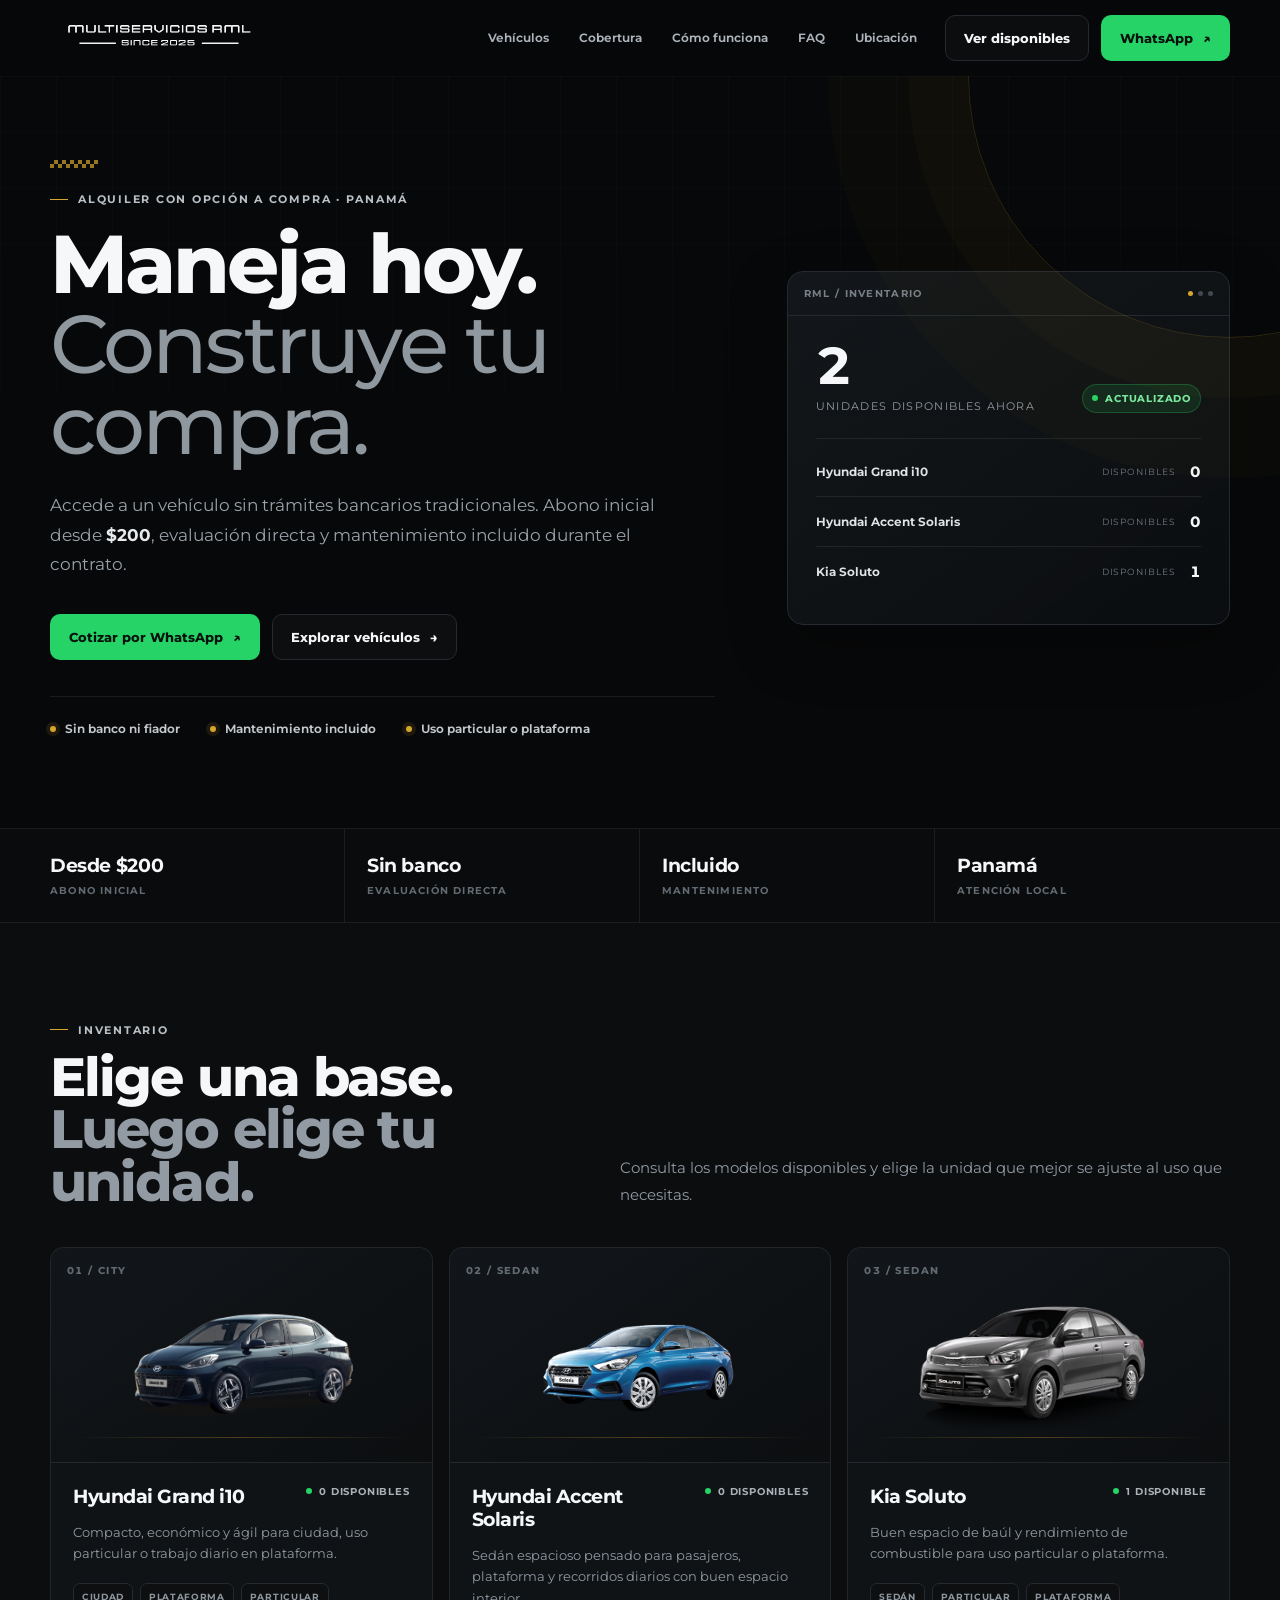
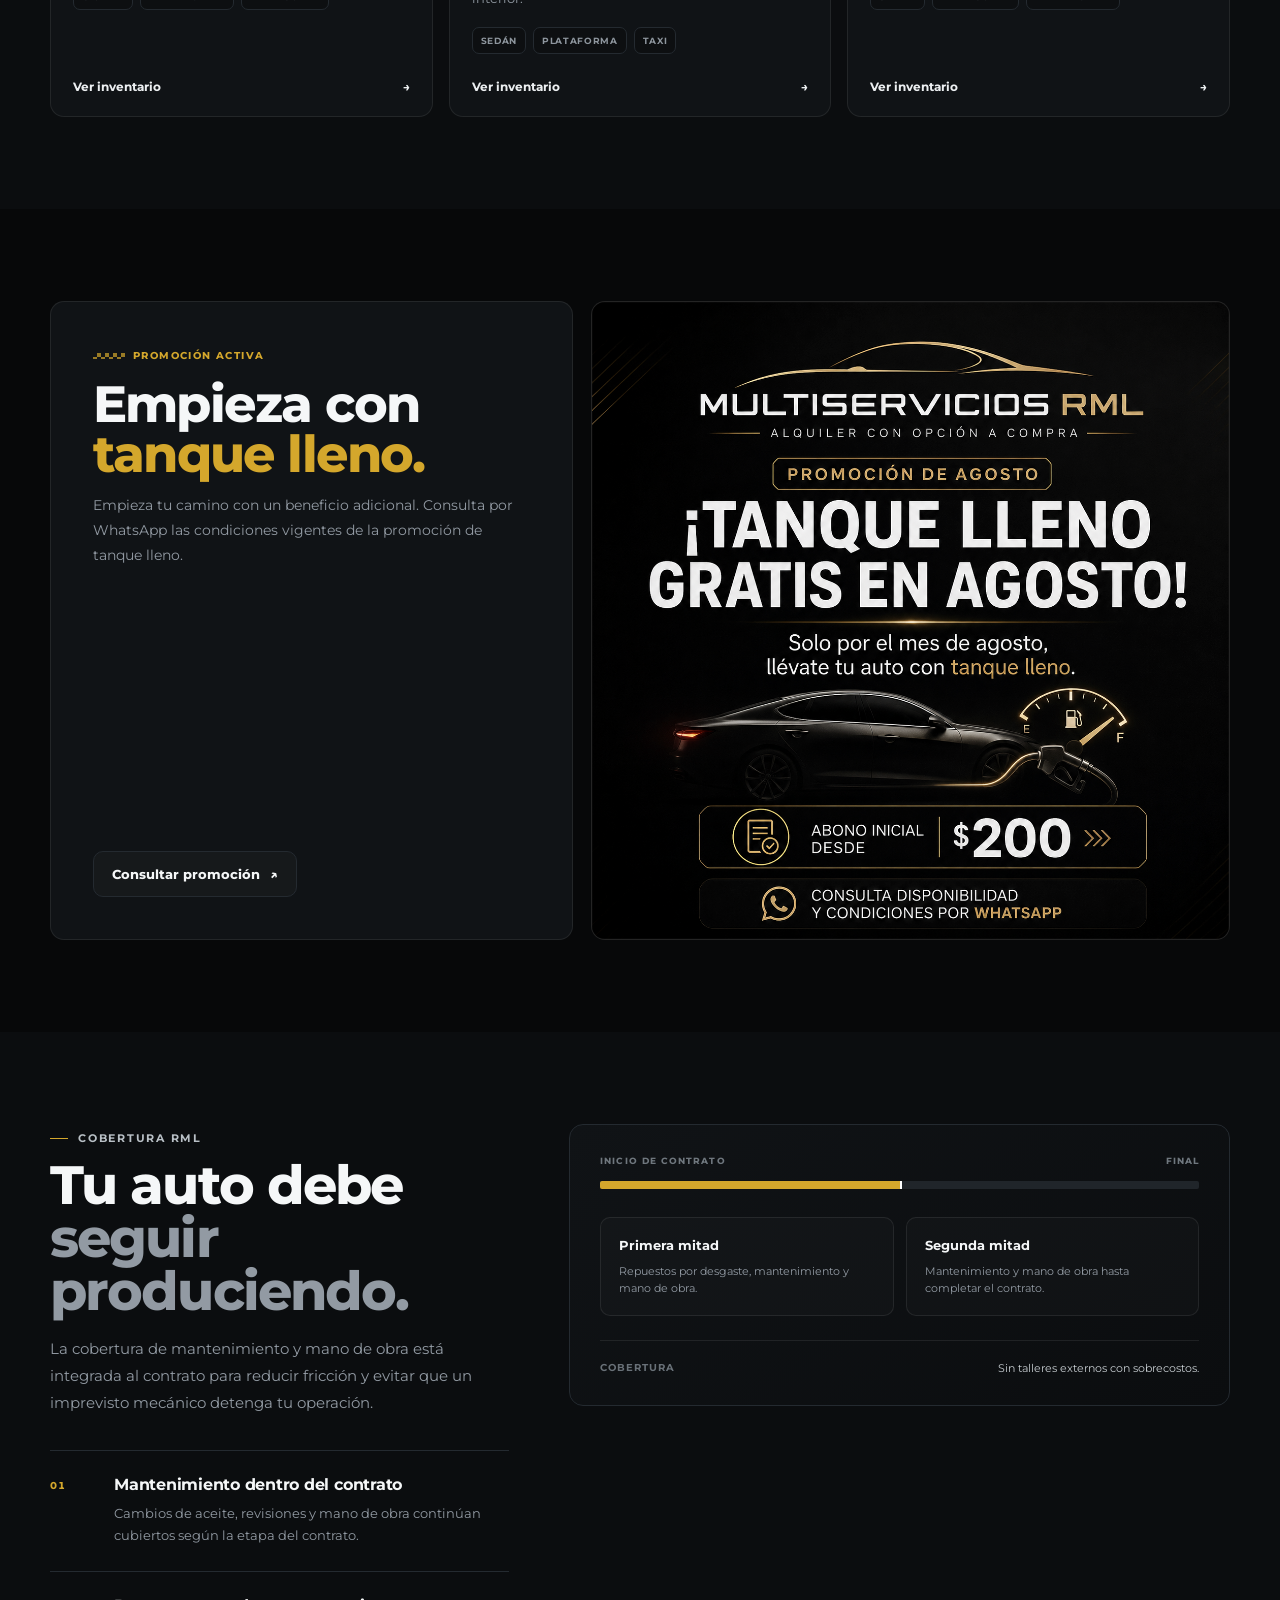
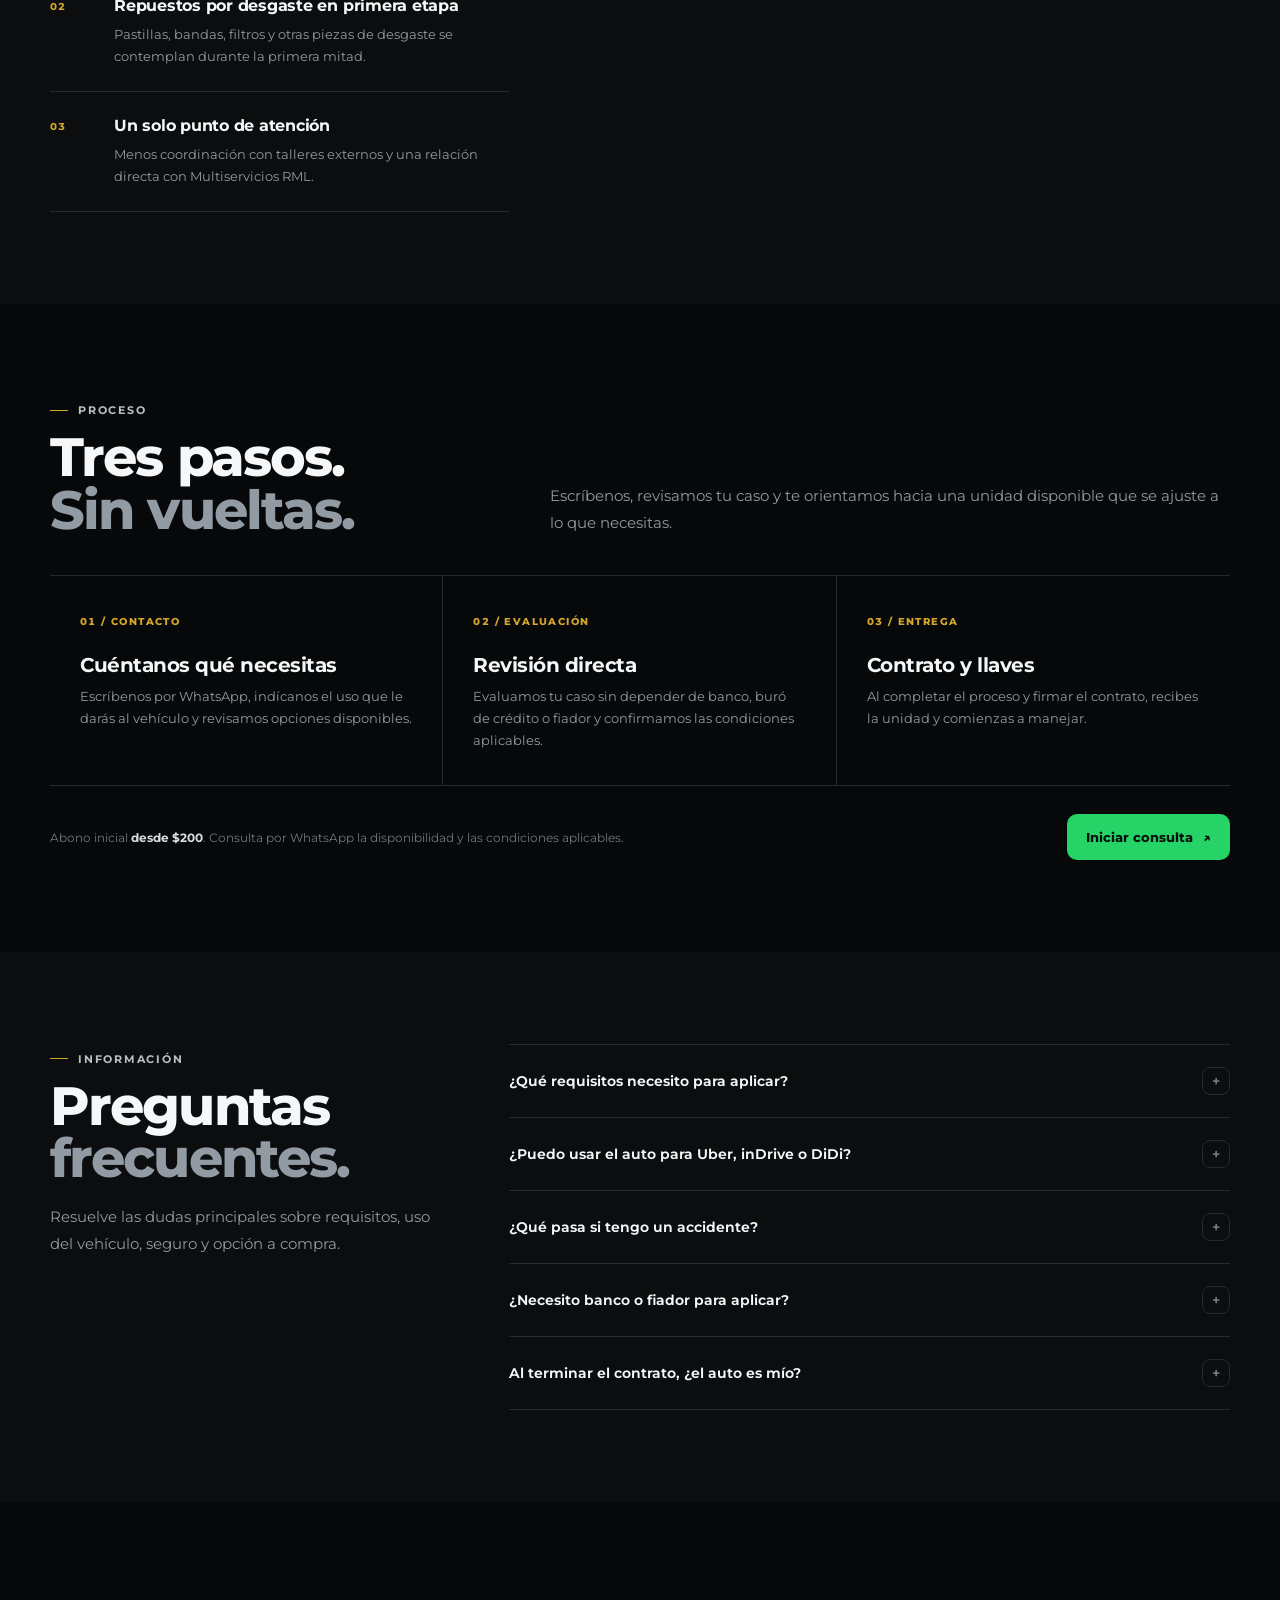
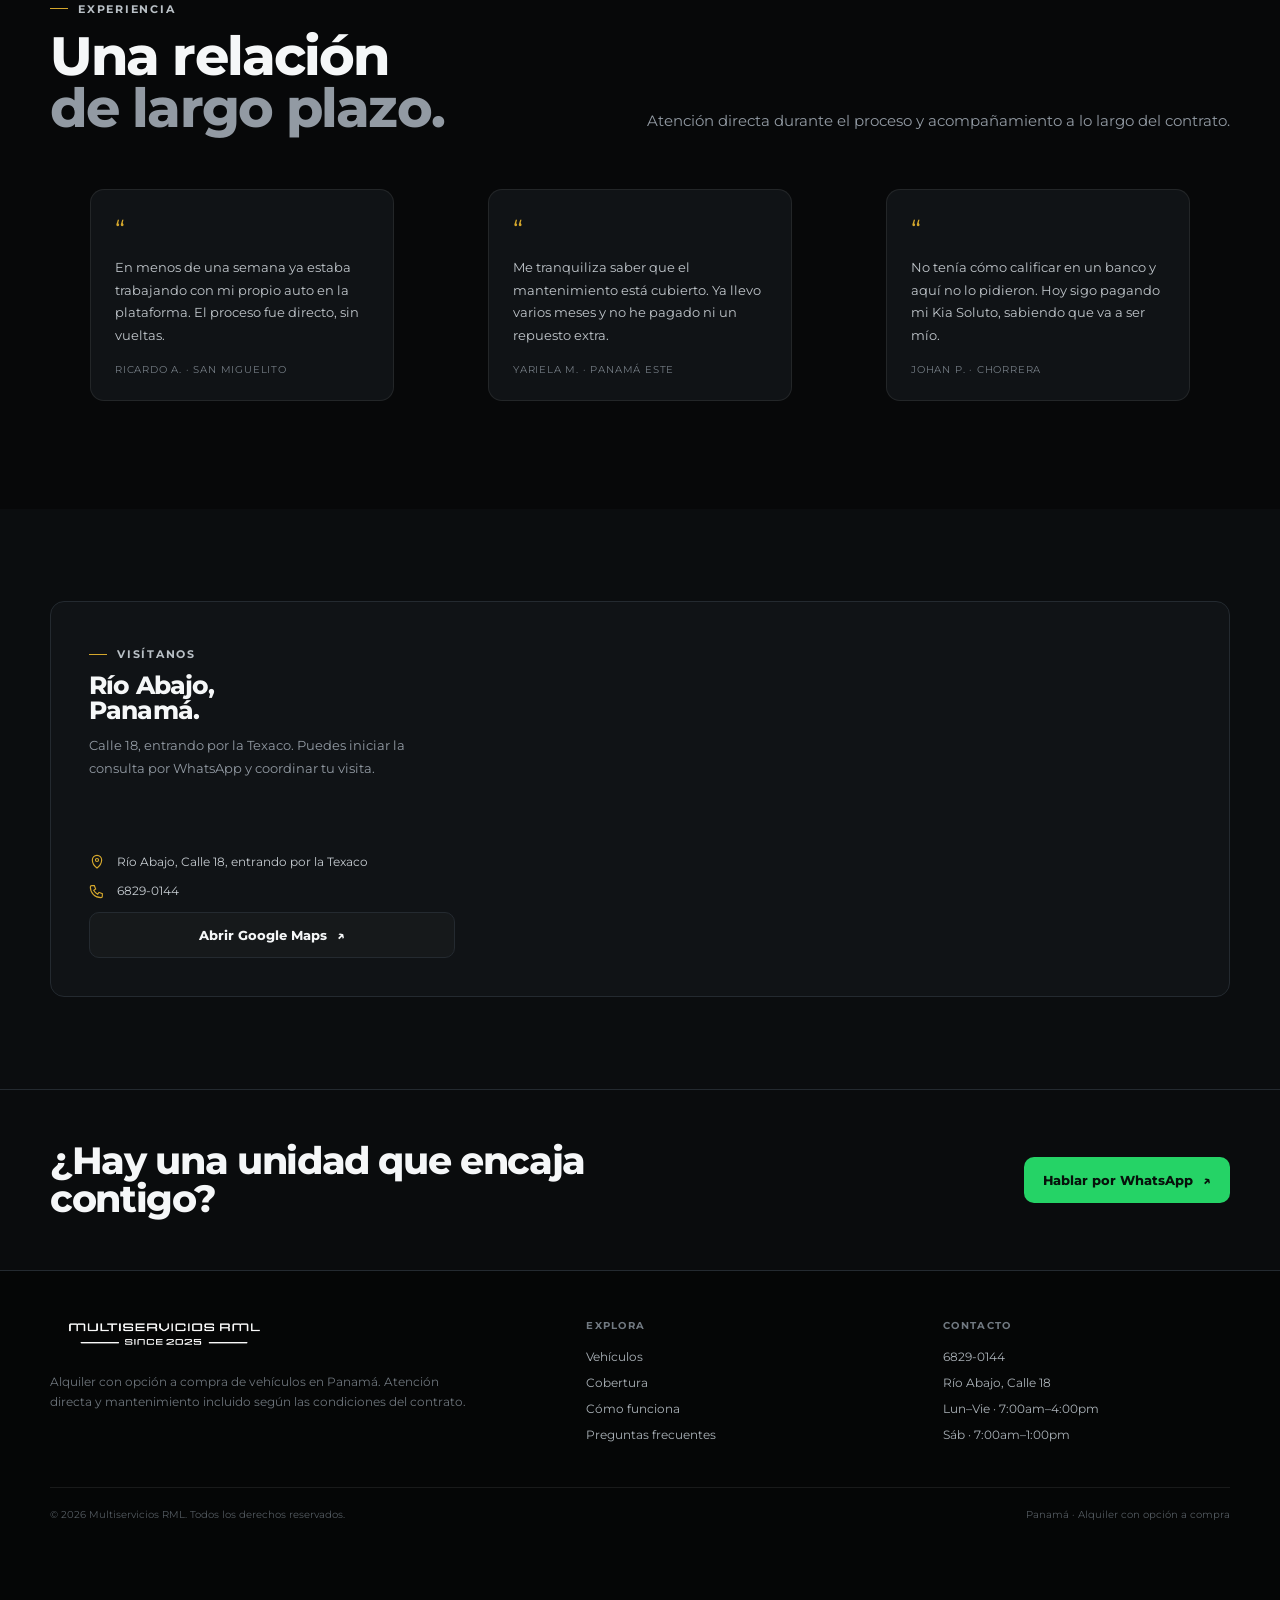
<file: index.html>
<!DOCTYPE html>
<html lang="es-PA">
<head>
  <meta charset="UTF-8">
  <meta name="viewport" content="width=device-width, initial-scale=1.0">
  <title>Multiservicios RML | Alquiler con opción a compra en Panamá</title>
  <meta name="description" content="Alquiler con opción a compra de vehículos en Panamá. Sin banco ni fiador, con mantenimiento y mano de obra incluidos. Consulta disponibilidad por WhatsApp.">
  <meta name="theme-color" content="#070809">
  <link rel="icon" type="image/png" href="assets/img/branding/logo-rml.png">
  <link rel="preconnect" href="https://fonts.googleapis.com">
  <link rel="preconnect" href="https://fonts.gstatic.com" crossorigin>
  <link href="https://fonts.googleapis.com/css2?family=Montserrat:wght@400;500;600;700;800&display=swap" rel="stylesheet">
  <link rel="stylesheet" href="rml.css">
  <script src="inventario-unidades.js" defer></script>
  <script src="rml.js" defer></script>
</head>
<body>
  <header class="site-header">
    <div class="shell header-inner">
      <a class="brand" href="#top" aria-label="Multiservicios RML - Inicio">
        <img src="assets/img/branding/wordmark-rml.png" alt="Multiservicios RML">
      </a>
      <nav class="desktop-nav" aria-label="Navegación principal">
        <a href="#catalogo">Vehículos</a>
        <a href="#ventaja">Cobertura</a>
        <a href="#proceso">Cómo funciona</a>
        <a href="#faq">FAQ</a>
        <a href="#ubicacion">Ubicación</a>
      </nav>
      <div class="header-actions">
        <a class="btn btn-outline" href="#catalogo">Ver disponibles</a>
        <a class="btn btn-wa" href="#" data-wa-msg="Hola, quiero cotizar un auto con opción a compra en Panamá.">WhatsApp <span class="arrow">↗</span></a>
        <button class="mobile-menu-btn" type="button" data-mobile-menu aria-expanded="false" aria-label="Abrir menú">
          <svg width="19" height="19" viewBox="0 0 24 24" fill="none" stroke="currentColor" stroke-width="1.8" aria-hidden="true"><path d="M4 7h16M4 12h16M4 17h16"/></svg>
        </button>
      </div>
    </div>
  </header>

  <nav class="mobile-drawer" data-mobile-drawer aria-label="Navegación móvil">
    <a href="#catalogo">Vehículos <span>↘</span></a>
    <a href="#ventaja">Cobertura <span>↘</span></a>
    <a href="#proceso">Cómo funciona <span>↘</span></a>
    <a href="#faq">Preguntas frecuentes <span>↘</span></a>
    <a href="#ubicacion">Ubicación <span>↘</span></a>
  </nav>

  <main>
    <section class="hero" id="top">
      <div class="shell hero-inner">
        <div>
          <div class="checker-mark" aria-hidden="true"></div>
          <span class="eyebrow" style="margin-top:24px">Alquiler con opción a compra · Panamá</span>
          <h1 class="display">Maneja hoy.<br><span class="thin">Construye tu compra.</span></h1>
          <p class="hero-copy">Accede a un vehículo sin trámites bancarios tradicionales. Abono inicial desde <strong style="color:#e7eaec">$200</strong>, evaluación directa y mantenimiento incluido durante el contrato.</p>
          <div class="hero-actions">
            <a class="btn btn-wa" href="#" data-wa-msg="Hola, quiero cotizar un auto con opción a compra en Panamá. Quiero conocer disponibilidad y condiciones.">Cotizar por WhatsApp <span class="arrow">↗</span></a>
            <a class="btn btn-outline" href="#catalogo">Explorar vehículos <span class="arrow">→</span></a>
          </div>
          <div class="hero-proof" aria-label="Beneficios principales">
            <div class="proof-item"><i></i>Sin banco ni fiador</div>
            <div class="proof-item"><i></i>Mantenimiento incluido</div>
            <div class="proof-item"><i></i>Uso particular o plataforma</div>
          </div>
        </div>

        <aside class="inventory-console" aria-label="Disponibilidad del inventario">
          <div class="console-top"><span>RML / Inventario</span><div class="console-dots"><span></span><span></span><span></span></div></div>
          <div class="console-main">
            <div class="console-total">
              <div><strong class="mono" data-total-available>0</strong><small>Unidades disponibles ahora</small></div>
              <span class="live-pill">Actualizado</span>
            </div>
            <div class="console-list">
              <div class="console-row">
                <a href="unidades-grand-i10.html">Hyundai Grand i10</a>
                <span class="status">Disponibles</span>
                <span class="count mono" data-model-count="Hyundai Grand i10">0</span>
              </div>
              <div class="console-row">
                <a href="unidades-accent-solaris.html">Hyundai Accent Solaris</a>
                <span class="status">Disponibles</span>
                <span class="count mono" data-model-count="Hyundai Accent Solaris">0</span>
              </div>
              <div class="console-row">
                <a href="unidades-soluto.html">Kia Soluto</a>
                <span class="status">Disponibles</span>
                <span class="count mono" data-model-count="Kia Soluto">0</span>
              </div>
            </div>
          </div>
        </aside>
      </div>
    </section>

    <div class="data-strip">
      <div class="shell data-grid">
        <div class="data-item"><strong>Desde $200</strong><span>Abono inicial</span></div>
        <div class="data-item"><strong>Sin banco</strong><span>Evaluación directa</span></div>
        <div class="data-item"><strong>Incluido</strong><span>Mantenimiento</span></div>
        <div class="data-item"><strong>Panamá</strong><span>Atención local</span></div>
      </div>
    </div>

    <section class="section section-dark" id="catalogo">
      <div class="shell">
        <div class="section-head reveal">
          <div>
            <span class="eyebrow">Inventario</span>
            <h2 class="display section-title">Elige una base.<br><span class="muted">Luego elige tu unidad.</span></h2>
          </div>
          <p class="section-copy">Consulta los modelos disponibles y elige la unidad que mejor se ajuste al uso que necesitas.</p>
        </div>

        <div class="model-grid">
          <a class="model-card reveal" href="unidades-grand-i10.html">
            <div class="model-visual"><span class="model-index mono">01 / CITY</span><img src="assets/img/modelos/grand-i10.png" alt="Hyundai Grand i10"></div>
            <div class="model-body">
              <div class="model-top"><h3 class="model-name">Hyundai Grand i10</h3><span class="model-count" data-model-count-label="Hyundai Grand i10">0 disponibles</span></div>
              <p class="model-desc">Compacto, económico y ágil para ciudad, uso particular o trabajo diario en plataforma.</p>
              <div class="model-meta"><span class="meta-chip">Ciudad</span><span class="meta-chip">Plataforma</span><span class="meta-chip">Particular</span></div>
              <div class="model-link">Ver inventario <span class="arrow">→</span></div>
            </div>
          </a>

          <a class="model-card reveal" href="unidades-accent-solaris.html">
            <div class="model-visual"><span class="model-index mono">02 / SEDAN</span><img src="assets/img/modelos/accent-solaris.png" alt="Hyundai Accent Solaris"></div>
            <div class="model-body">
              <div class="model-top"><h3 class="model-name">Hyundai Accent Solaris</h3><span class="model-count" data-model-count-label="Hyundai Accent Solaris">0 disponibles</span></div>
              <p class="model-desc">Sedán espacioso pensado para pasajeros, plataforma y recorridos diarios con buen espacio interior.</p>
              <div class="model-meta"><span class="meta-chip">Sedán</span><span class="meta-chip">Plataforma</span><span class="meta-chip">Taxi</span></div>
              <div class="model-link">Ver inventario <span class="arrow">→</span></div>
            </div>
          </a>

          <a class="model-card reveal" href="unidades-soluto.html">
            <div class="model-visual"><span class="model-index mono">03 / SEDAN</span><img src="assets/img/modelos/kia-soluto.png" alt="Kia Soluto"></div>
            <div class="model-body">
              <div class="model-top"><h3 class="model-name">Kia Soluto</h3><span class="model-count" data-model-count-label="Kia Soluto">0 disponibles</span></div>
              <p class="model-desc">Buen espacio de baúl y rendimiento de combustible para uso particular o plataforma.</p>
              <div class="model-meta"><span class="meta-chip">Sedán</span><span class="meta-chip">Particular</span><span class="meta-chip">Plataforma</span></div>
              <div class="model-link">Ver inventario <span class="arrow">→</span></div>
            </div>
          </a>
        </div>
      </div>
    </section>

    <section class="section" id="promo">
      <div class="shell promo-layout">
        <div class="promo-copy reveal">
          <div>
            <span class="promo-kicker"><span class="checker-mark" style="width:32px;height:6px"></span>Promoción activa</span>
            <h2 class="display">Empieza con<br><span class="gold">tanque lleno.</span></h2>
            <p>Empieza tu camino con un beneficio adicional. Consulta por WhatsApp las condiciones vigentes de la promoción de tanque lleno.</p>
          </div>
          <div>
            <a class="btn btn-outline" href="#" data-wa-msg="Hola, vi la promoción de tanque lleno y quiero conocer las condiciones y vehículos disponibles.">Consultar promoción <span class="arrow">↗</span></a>
          </div>
        </div>
        <div class="promo-art reveal"><img src="assets/img/promos/tanque-lleno-agosto.png" alt="Promoción vigente de Multiservicios RML" loading="lazy"></div>
      </div>
    </section>

    <section class="section section-dark" id="ventaja">
      <div class="shell advantage-grid">
        <div class="reveal">
          <span class="eyebrow">Cobertura RML</span>
          <h2 class="display section-title">Tu auto debe<br><span class="muted">seguir produciendo.</span></h2>
          <p class="section-copy">La cobertura de mantenimiento y mano de obra está integrada al contrato para reducir fricción y evitar que un imprevisto mecánico detenga tu operación.</p>
          <div class="feature-list" style="margin-top:34px">
            <div class="feature-row"><span class="feature-no mono">01</span><div><h3>Mantenimiento dentro del contrato</h3><p>Cambios de aceite, revisiones y mano de obra continúan cubiertos según la etapa del contrato.</p></div></div>
            <div class="feature-row"><span class="feature-no mono">02</span><div><h3>Repuestos por desgaste en primera etapa</h3><p>Pastillas, bandas, filtros y otras piezas de desgaste se contemplan durante la primera mitad.</p></div></div>
            <div class="feature-row"><span class="feature-no mono">03</span><div><h3>Un solo punto de atención</h3><p>Menos coordinación con talleres externos y una relación directa con Multiservicios RML.</p></div></div>
          </div>
        </div>
        <div class="coverage-card reveal">
          <div class="coverage-label"><span>Inicio de contrato</span><span>Final</span></div>
          <div class="coverage-bar" aria-hidden="true"></div>
          <div class="coverage-sections">
            <div class="coverage-segment"><strong>Primera mitad</strong><span>Repuestos por desgaste, mantenimiento y mano de obra.</span></div>
            <div class="coverage-segment"><strong>Segunda mitad</strong><span>Mantenimiento y mano de obra hasta completar el contrato.</span></div>
          </div>
          <div style="margin-top:24px;padding-top:20px;border-top:1px solid var(--line-soft);display:flex;justify-content:space-between;gap:18px">
            <span style="color:#697178;font-size:10px;text-transform:uppercase;letter-spacing:.1em;font-weight:700">Cobertura</span>
            <span style="font-size:11px;color:#c6ccd0;text-align:right">Sin talleres externos con sobrecostos.</span>
          </div>
        </div>
      </div>
    </section>

    <section class="section" id="proceso">
      <div class="shell">
        <div class="section-head reveal">
          <div><span class="eyebrow">Proceso</span><h2 class="display section-title">Tres pasos.<br><span class="muted">Sin vueltas.</span></h2></div>
          <p class="section-copy">Escríbenos, revisamos tu caso y te orientamos hacia una unidad disponible que se ajuste a lo que necesitas.</p>
        </div>
        <div class="process-grid reveal">
          <div class="process-step"><span class="process-num mono">01 / CONTACTO</span><h3>Cuéntanos qué necesitas</h3><p>Escríbenos por WhatsApp, indícanos el uso que le darás al vehículo y revisamos opciones disponibles.</p></div>
          <div class="process-step"><span class="process-num mono">02 / EVALUACIÓN</span><h3>Revisión directa</h3><p>Evaluamos tu caso sin depender de banco, buró de crédito o fiador y confirmamos las condiciones aplicables.</p></div>
          <div class="process-step"><span class="process-num mono">03 / ENTREGA</span><h3>Contrato y llaves</h3><p>Al completar el proceso y firmar el contrato, recibes la unidad y comienzas a manejar.</p></div>
        </div>
        <div class="process-cta reveal"><p>Abono inicial <strong style="color:#d7dce0">desde $200</strong>. Consulta por WhatsApp la disponibilidad y las condiciones aplicables.</p><a class="btn btn-wa" href="#" data-wa-msg="Hola, quiero iniciar el proceso para alquilar un auto con opción a compra. Quiero conocer los requisitos y unidades disponibles.">Iniciar consulta <span class="arrow">↗</span></a></div>
      </div>
    </section>

    <section class="section section-dark" id="faq">
      <div class="shell faq-layout">
        <div class="reveal"><span class="eyebrow">Información</span><h2 class="display section-title">Preguntas<br><span class="muted">frecuentes.</span></h2><p class="section-copy">Resuelve las dudas principales sobre requisitos, uso del vehículo, seguro y opción a compra.</p></div>
        <div class="faq-list reveal">
          <details class="faq-item"><summary>¿Qué requisitos necesito para aplicar?<span class="faq-icon">+</span></summary><p>Saber manejar transmisión manual o automática, récord policivo, historial de tránsito, paz y salvo de tránsito sin boletas de alcoholemia, recibo de servicio público y licencia E1. Ser mayor de 30 años es el requisito general, aunque es negociable según el caso. No pedimos banco, buró de crédito ni fiador.</p></details>
          <details class="faq-item"><summary>¿Puedo usar el auto para Uber, inDrive o DiDi?<span class="faq-icon">+</span></summary><p>Sí. La mayoría de los vehículos están pensados para trabajar en plataformas de transporte. Al consultar se confirma cuál unidad se ajusta mejor al uso.</p></details>
          <details class="faq-item"><summary>¿Qué pasa si tengo un accidente?<span class="faq-icon">+</span></summary><p>Los vehículos cuentan con póliza de seguro. Ante un accidente debes comunicarte de inmediato con Multiservicios RML para recibir orientación sobre el proceso con la aseguradora.</p></details>
          <details class="faq-item"><summary>¿Necesito banco o fiador para aplicar?<span class="faq-icon">+</span></summary><p>No. La evaluación es propia y directa, sin depender de un banco ni de un fiador.</p></details>
          <details class="faq-item"><summary>Al terminar el contrato, ¿el auto es mío?<span class="faq-icon">+</span></summary><p>El esquema es de alquiler con opción a compra: cada pago forma parte del proceso acordado para llegar a la propiedad del vehículo al finalizar el plazo establecido en el contrato.</p></details>
        </div>
      </div>
    </section>

    <section class="section" id="testimonios">
      <div class="shell">
        <div class="section-head reveal"><div><span class="eyebrow">Experiencia</span><h2 class="display section-title">Una relación<br><span class="muted">de largo plazo.</span></h2></div><p class="section-copy">Atención directa durante el proceso y acompañamiento a lo largo del contrato.</p></div>
        <div class="quote-grid">
          <blockquote class="quote reveal"><span class="quote-mark">“</span><p>En menos de una semana ya estaba trabajando con mi propio auto en la plataforma. El proceso fue directo, sin vueltas.</p><footer>Ricardo A. · San Miguelito</footer></blockquote>
          <blockquote class="quote reveal"><span class="quote-mark">“</span><p>Me tranquiliza saber que el mantenimiento está cubierto. Ya llevo varios meses y no he pagado ni un repuesto extra.</p><footer>Yariela M. · Panamá Este</footer></blockquote>
          <blockquote class="quote reveal"><span class="quote-mark">“</span><p>No tenía cómo calificar en un banco y aquí no lo pidieron. Hoy sigo pagando mi Kia Soluto, sabiendo que va a ser mío.</p><footer>Johan P. · Chorrera</footer></blockquote>
        </div>
      </div>
    </section>

    <section class="section section-dark" id="ubicacion">
      <div class="shell">
        <div class="location-card reveal">
          <div class="location-copy">
            <div><span class="eyebrow">Visítanos</span><h3 class="display">Río Abajo,<br>Panamá.</h3><p>Calle 18, entrando por la Texaco. Puedes iniciar la consulta por WhatsApp y coordinar tu visita.</p></div>
            <div class="location-meta">
              <div class="location-line"><svg width="16" height="16" viewBox="0 0 24 24" fill="none" stroke="currentColor" stroke-width="1.7"><path d="M12 21s7-5.2 7-12a7 7 0 10-14 0c0 6.8 7 12 7 12z"/><circle cx="12" cy="9" r="2.3"/></svg><span>Río Abajo, Calle 18, entrando por la Texaco</span></div>
              <div class="location-line"><svg width="16" height="16" viewBox="0 0 24 24" fill="none" stroke="currentColor" stroke-width="1.7"><path d="M4 4h4l2 5-3 2a16 16 0 006 6l2-3 5 2v4a2 2 0 01-2 2C9 22 2 15 2 6a2 2 0 012-2z"/></svg><span>6829-0144</span></div>
              <a class="btn btn-outline" href="https://www.google.com/maps/dir/?api=1&destination=9.0235025,-79.4896054" target="_blank" rel="noopener">Abrir Google Maps <span class="arrow">↗</span></a>
            </div>
          </div>
          <div class="location-map"><iframe title="Ubicación de Multiservicios RML" src="https://www.google.com/maps?q=9.0235025,-79.4896054&z=16&output=embed" loading="lazy" referrerpolicy="no-referrer-when-downgrade"></iframe></div>
        </div>
      </div>
    </section>

    <section class="final-cta">
      <div class="shell final-inner"><h2 class="display">¿Hay una unidad que encaja contigo?</h2><a class="btn btn-wa" href="#" data-wa-msg="Hola, quiero cotizar una unidad disponible y conocer las condiciones del alquiler con opción a compra.">Hablar por WhatsApp <span class="arrow">↗</span></a></div>
    </section>
  </main>

  <footer class="footer">
    <div class="shell">
      <div class="footer-grid">
        <div class="footer-brand"><img src="assets/img/branding/wordmark-rml.png" alt="Multiservicios RML"><p>Alquiler con opción a compra de vehículos en Panamá. Atención directa y mantenimiento incluido según las condiciones del contrato.</p></div>
        <div><h4>Explora</h4><div class="footer-links"><a href="#catalogo">Vehículos</a><a href="#ventaja">Cobertura</a><a href="#proceso">Cómo funciona</a><a href="#faq">Preguntas frecuentes</a></div></div>
        <div><h4>Contacto</h4><div class="footer-links"><span>6829-0144</span><span>Río Abajo, Calle 18</span><span>Lun–Vie · 7:00am–4:00pm</span><span>Sáb · 7:00am–1:00pm</span></div></div>
      </div>
      <div class="footer-bottom"><span>© 2026 Multiservicios RML. Todos los derechos reservados.</span><span>Panamá · Alquiler con opción a compra</span></div>
    </div>
  </footer>

  <div class="mobile-dock" aria-label="Acciones rápidas">
    <a class="dock-catalog" href="#catalogo">Ver disponibles</a>
    <a class="dock-wa" href="#" data-wa-msg="Hola, quiero cotizar un auto con opción a compra en Panamá.">WhatsApp ↗</a>
  </div>
</body>
</html>
</file>
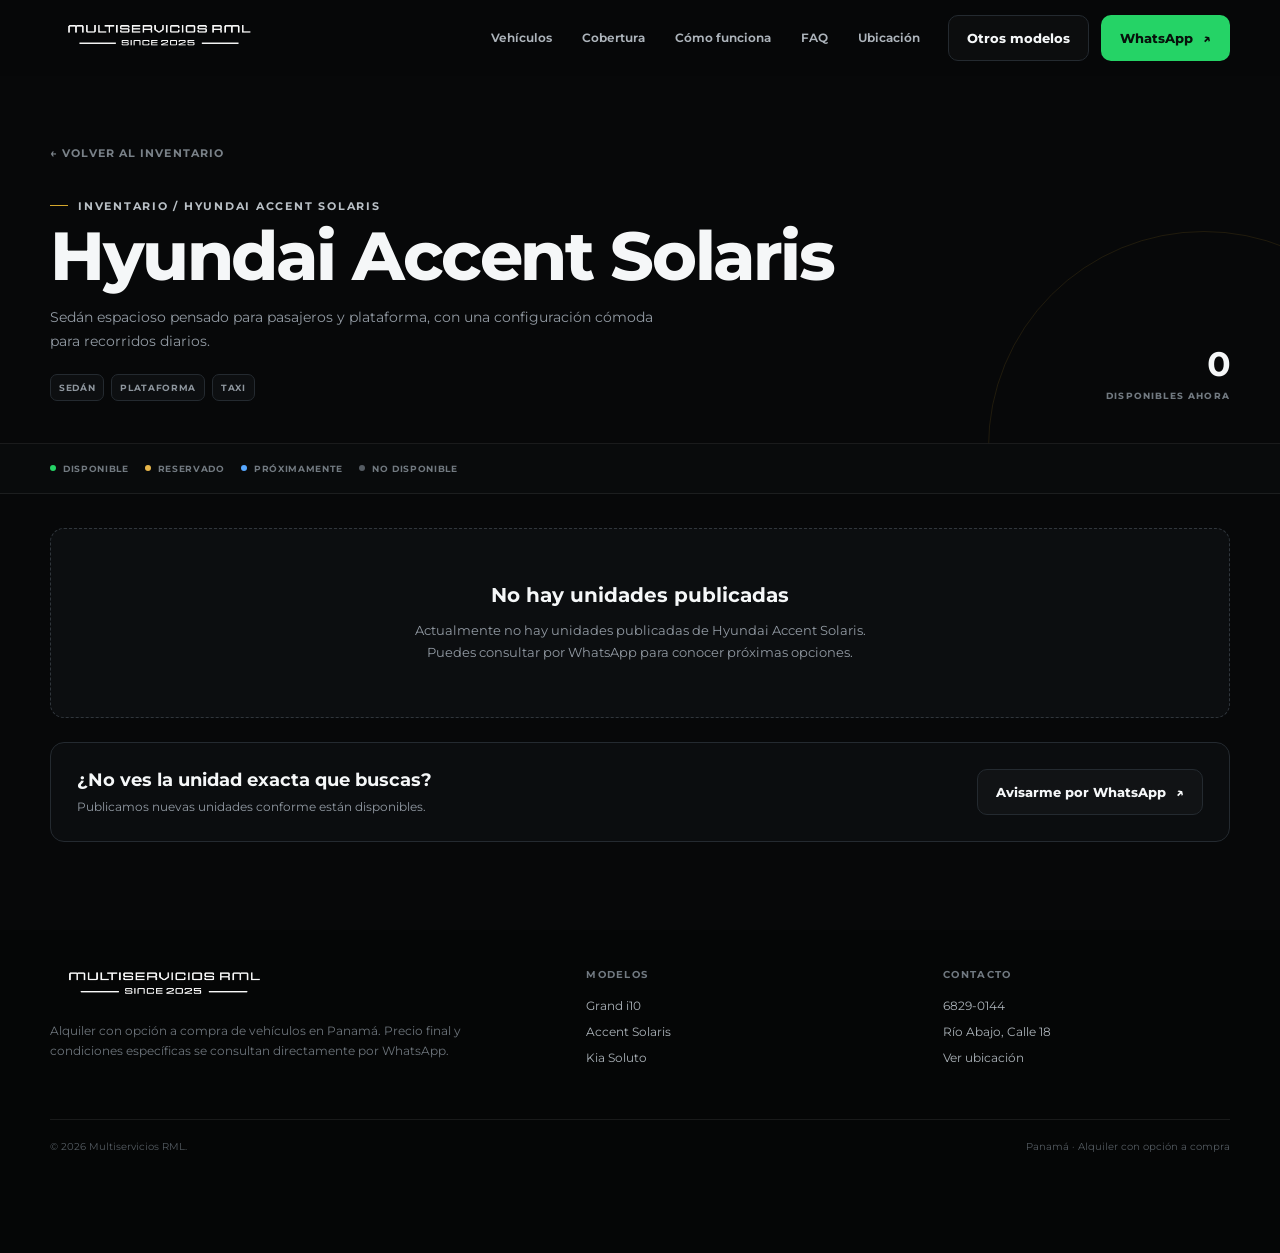
<file: unidades-accent-solaris.html>
<!DOCTYPE html>
<html lang="es-PA">
<head>
  <meta charset="UTF-8">
  <meta name="viewport" content="width=device-width, initial-scale=1.0">
  <title>Unidades disponibles: Hyundai Accent Solaris | Multiservicios RML</title>
  <meta name="description" content="Inventario de Hyundai Accent Solaris para alquiler con opción a compra en Panamá. Consulta año, kilometraje, transmisión, color, estado y disponibilidad.">
  <meta name="theme-color" content="#070809">
  <link rel="icon" type="image/png" href="assets/img/branding/logo-rml.png">
  <link rel="preconnect" href="https://fonts.googleapis.com">
  <link rel="preconnect" href="https://fonts.gstatic.com" crossorigin>
  <link href="https://fonts.googleapis.com/css2?family=Montserrat:wght@400;500;600;700;800&display=swap" rel="stylesheet">
  <link rel="stylesheet" href="rml.css">
  <script src="inventario-unidades.js" defer></script>
  <script src="rml.js" defer></script>
</head>
<body data-modelo="Hyundai Accent Solaris" data-fallback-image="assets/img/modelos/accent-solaris.png">
  <header class="site-header">
    <div class="shell header-inner">
      <a class="brand" href="index.html" aria-label="Multiservicios RML - Inicio"><img src="assets/img/branding/wordmark-rml.png" alt="Multiservicios RML"></a>
      <nav class="desktop-nav" aria-label="Navegación principal">
        <a href="index.html#catalogo">Vehículos</a>
        <a href="index.html#ventaja">Cobertura</a>
        <a href="index.html#proceso">Cómo funciona</a>
        <a href="index.html#faq">FAQ</a>
        <a href="index.html#ubicacion">Ubicación</a>
      </nav>
      <div class="header-actions">
        <a class="btn btn-outline" href="index.html#catalogo">Otros modelos</a>
        <a class="btn btn-wa" href="#" data-wa-msg="Hola, quiero cotizar un Hyundai Accent Solaris en alquiler con opción a compra.">WhatsApp <span class="arrow">↗</span></a>
        <button class="mobile-menu-btn" type="button" data-mobile-menu aria-expanded="false" aria-label="Abrir menú"><svg width="19" height="19" viewBox="0 0 24 24" fill="none" stroke="currentColor" stroke-width="1.8" aria-hidden="true"><path d="M4 7h16M4 12h16M4 17h16"/></svg></button>
      </div>
    </div>
  </header>

  <nav class="mobile-drawer" data-mobile-drawer aria-label="Navegación móvil">
    <a href="index.html#catalogo">Todos los vehículos <span>↗</span></a>
    <a href="unidades-grand-i10.html">Hyundai Grand i10 <span>↗</span></a>
    <a href="unidades-accent-solaris.html">Hyundai Accent Solaris <span>↗</span></a>
    <a href="unidades-soluto.html">Kia Soluto <span>↗</span></a>
    <a href="index.html#faq">Preguntas frecuentes <span>↗</span></a>
  </nav>

  <main>
    <section class="inventory-hero">
      <div class="shell">
        <a class="back-link" href="index.html#catalogo">← Volver al inventario</a>
        <div class="inventory-title-row">
          <div class="inventory-title">
            <span class="eyebrow">Inventario / Hyundai Accent Solaris</span>
            <h1 class="display">Hyundai Accent Solaris</h1>
            <p>Sedán espacioso pensado para pasajeros y plataforma, con una configuración cómoda para recorridos diarios.</p>
            <div class="model-meta" style="margin-top:20px"><span class="meta-chip">Sedán</span><span class="meta-chip">Plataforma</span><span class="meta-chip">Taxi</span></div>
          </div>
          <div class="inventory-summary">
            <strong class="mono" data-page-available>0</strong>
            <span>Disponibles ahora</span>
          </div>
        </div>
      </div>
    </section>

    <div class="inventory-controls">
      <div class="shell inventory-controls-inner">
        <div class="status-legend" aria-label="Estados del inventario">
          <span class="legend-item"><i class="legend-dot dot-available"></i>Disponible</span>
          <span class="legend-item"><i class="legend-dot dot-reserved"></i>Reservado</span>
          <span class="legend-item"><i class="legend-dot dot-soon"></i>Próximamente</span>
          <span class="legend-item"><i class="legend-dot dot-off"></i>No disponible</span>
        </div>
      </div>
    </div>

    <section class="units-section">
      <div class="shell">
        <div id="units-grid" class="units-grid" aria-live="polite"></div>
        <div class="inventory-followup reveal">
          <div><h3>¿No ves la unidad exacta que buscas?</h3><p>Publicamos nuevas unidades conforme están disponibles.</p></div>
          <a class="btn btn-outline" href="#" data-wa-msg="Hola, quiero que me avisen cuando haya nuevas unidades de Hyundai Accent Solaris disponibles.">Avisarme por WhatsApp <span class="arrow">↗</span></a>
        </div>
      </div>
    </section>
  </main>

  <footer class="footer" style="padding-top:38px">
    <div class="shell">
      <div class="footer-grid">
        <div class="footer-brand"><img src="assets/img/branding/wordmark-rml.png" alt="Multiservicios RML"><p>Alquiler con opción a compra de vehículos en Panamá. Precio final y condiciones específicas se consultan directamente por WhatsApp.</p></div>
        <div><h4>Modelos</h4><div class="footer-links"><a href="unidades-grand-i10.html">Grand i10</a><a href="unidades-accent-solaris.html">Accent Solaris</a><a href="unidades-soluto.html">Kia Soluto</a></div></div>
        <div><h4>Contacto</h4><div class="footer-links"><span>6829-0144</span><span>Río Abajo, Calle 18</span><a href="index.html#ubicacion">Ver ubicación</a></div></div>
      </div>
      <div class="footer-bottom"><span>© 2026 Multiservicios RML.</span><span>Panamá · Alquiler con opción a compra</span></div>
    </div>
  </footer>

  <div class="mobile-dock" aria-label="Acciones rápidas">
    <a class="dock-catalog" href="index.html#catalogo">Otros modelos</a>
    <a class="dock-wa" href="#" data-wa-msg="Hola, quiero cotizar un Hyundai Accent Solaris en alquiler con opción a compra.">WhatsApp ↗</a>
  </div>
</body>
</html>
</file>
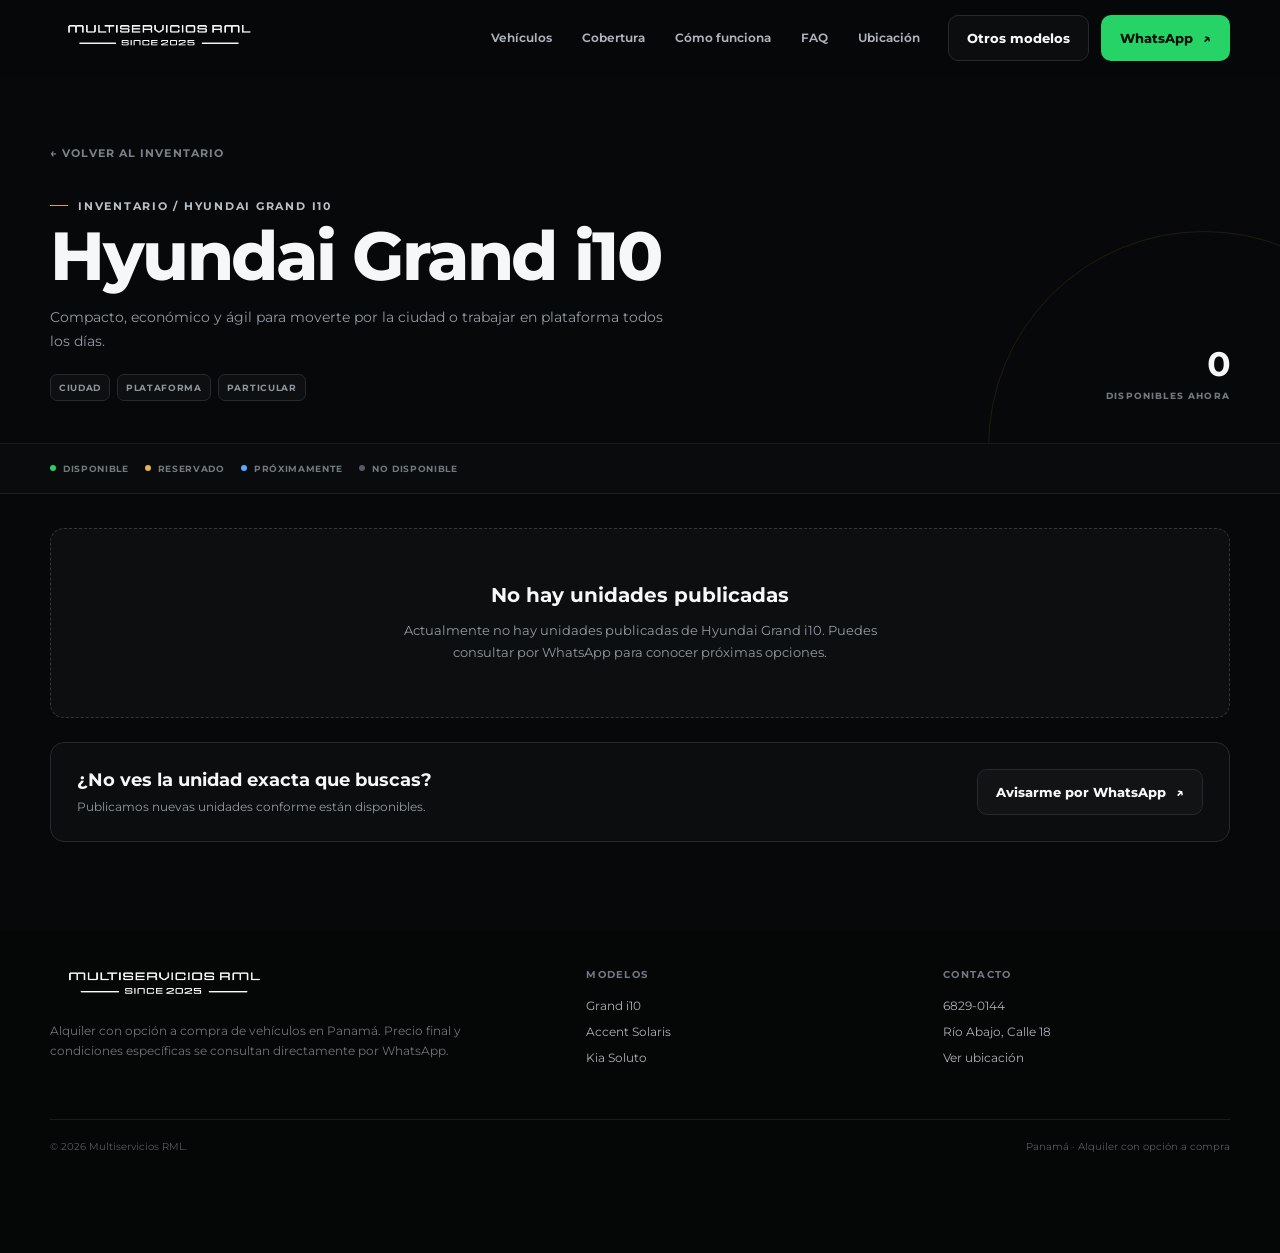
<file: unidades-grand-i10.html>
<!DOCTYPE html>
<html lang="es-PA">
<head>
  <meta charset="UTF-8">
  <meta name="viewport" content="width=device-width, initial-scale=1.0">
  <title>Unidades disponibles: Hyundai Grand i10 | Multiservicios RML</title>
  <meta name="description" content="Inventario de Hyundai Grand i10 para alquiler con opción a compra en Panamá. Consulta año, kilometraje, transmisión, color, estado y disponibilidad.">
  <meta name="theme-color" content="#070809">
  <link rel="icon" type="image/png" href="assets/img/branding/logo-rml.png">
  <link rel="preconnect" href="https://fonts.googleapis.com">
  <link rel="preconnect" href="https://fonts.gstatic.com" crossorigin>
  <link href="https://fonts.googleapis.com/css2?family=Montserrat:wght@400;500;600;700;800&display=swap" rel="stylesheet">
  <link rel="stylesheet" href="rml.css">
  <script src="inventario-unidades.js" defer></script>
  <script src="rml.js" defer></script>
</head>
<body data-modelo="Hyundai Grand i10" data-fallback-image="assets/img/modelos/grand-i10.png">
  <header class="site-header">
    <div class="shell header-inner">
      <a class="brand" href="index.html" aria-label="Multiservicios RML - Inicio"><img src="assets/img/branding/wordmark-rml.png" alt="Multiservicios RML"></a>
      <nav class="desktop-nav" aria-label="Navegación principal">
        <a href="index.html#catalogo">Vehículos</a>
        <a href="index.html#ventaja">Cobertura</a>
        <a href="index.html#proceso">Cómo funciona</a>
        <a href="index.html#faq">FAQ</a>
        <a href="index.html#ubicacion">Ubicación</a>
      </nav>
      <div class="header-actions">
        <a class="btn btn-outline" href="index.html#catalogo">Otros modelos</a>
        <a class="btn btn-wa" href="#" data-wa-msg="Hola, quiero cotizar un Hyundai Grand i10 en alquiler con opción a compra.">WhatsApp <span class="arrow">↗</span></a>
        <button class="mobile-menu-btn" type="button" data-mobile-menu aria-expanded="false" aria-label="Abrir menú"><svg width="19" height="19" viewBox="0 0 24 24" fill="none" stroke="currentColor" stroke-width="1.8" aria-hidden="true"><path d="M4 7h16M4 12h16M4 17h16"/></svg></button>
      </div>
    </div>
  </header>

  <nav class="mobile-drawer" data-mobile-drawer aria-label="Navegación móvil">
    <a href="index.html#catalogo">Todos los vehículos <span>↗</span></a>
    <a href="unidades-grand-i10.html">Hyundai Grand i10 <span>↗</span></a>
    <a href="unidades-accent-solaris.html">Hyundai Accent Solaris <span>↗</span></a>
    <a href="unidades-soluto.html">Kia Soluto <span>↗</span></a>
    <a href="index.html#faq">Preguntas frecuentes <span>↗</span></a>
  </nav>

  <main>
    <section class="inventory-hero">
      <div class="shell">
        <a class="back-link" href="index.html#catalogo">← Volver al inventario</a>
        <div class="inventory-title-row">
          <div class="inventory-title">
            <span class="eyebrow">Inventario / Hyundai Grand i10</span>
            <h1 class="display">Hyundai Grand i10</h1>
            <p>Compacto, económico y ágil para moverte por la ciudad o trabajar en plataforma todos los días.</p>
            <div class="model-meta" style="margin-top:20px"><span class="meta-chip">Ciudad</span><span class="meta-chip">Plataforma</span><span class="meta-chip">Particular</span></div>
          </div>
          <div class="inventory-summary">
            <strong class="mono" data-page-available>0</strong>
            <span>Disponibles ahora</span>
          </div>
        </div>
      </div>
    </section>

    <div class="inventory-controls">
      <div class="shell inventory-controls-inner">
        <div class="status-legend" aria-label="Estados del inventario">
          <span class="legend-item"><i class="legend-dot dot-available"></i>Disponible</span>
          <span class="legend-item"><i class="legend-dot dot-reserved"></i>Reservado</span>
          <span class="legend-item"><i class="legend-dot dot-soon"></i>Próximamente</span>
          <span class="legend-item"><i class="legend-dot dot-off"></i>No disponible</span>
        </div>
      </div>
    </div>

    <section class="units-section">
      <div class="shell">
        <div id="units-grid" class="units-grid" aria-live="polite"></div>
        <div class="inventory-followup reveal">
          <div><h3>¿No ves la unidad exacta que buscas?</h3><p>Publicamos nuevas unidades conforme están disponibles.</p></div>
          <a class="btn btn-outline" href="#" data-wa-msg="Hola, quiero que me avisen cuando haya nuevas unidades de Hyundai Grand i10 disponibles.">Avisarme por WhatsApp <span class="arrow">↗</span></a>
        </div>
      </div>
    </section>
  </main>

  <footer class="footer" style="padding-top:38px">
    <div class="shell">
      <div class="footer-grid">
        <div class="footer-brand"><img src="assets/img/branding/wordmark-rml.png" alt="Multiservicios RML"><p>Alquiler con opción a compra de vehículos en Panamá. Precio final y condiciones específicas se consultan directamente por WhatsApp.</p></div>
        <div><h4>Modelos</h4><div class="footer-links"><a href="unidades-grand-i10.html">Grand i10</a><a href="unidades-accent-solaris.html">Accent Solaris</a><a href="unidades-soluto.html">Kia Soluto</a></div></div>
        <div><h4>Contacto</h4><div class="footer-links"><span>6829-0144</span><span>Río Abajo, Calle 18</span><a href="index.html#ubicacion">Ver ubicación</a></div></div>
      </div>
      <div class="footer-bottom"><span>© 2026 Multiservicios RML.</span><span>Panamá · Alquiler con opción a compra</span></div>
    </div>
  </footer>

  <div class="mobile-dock" aria-label="Acciones rápidas">
    <a class="dock-catalog" href="index.html#catalogo">Otros modelos</a>
    <a class="dock-wa" href="#" data-wa-msg="Hola, quiero cotizar un Hyundai Grand i10 en alquiler con opción a compra.">WhatsApp ↗</a>
  </div>
</body>
</html>
</file>
<file: rml.css>
:root {
  --bg:#070809;
  --bg-soft:#0b0d0f;
  --surface:#101316;
  --surface-2:#15191d;
  --line:#242a30;
  --line-soft:rgba(255,255,255,.08);
  --text:#f5f7f8;
  --muted:#929aa3;
  --muted-2:#626a72;
  --gold:#d4a72c;
  --gold-soft:rgba(212,167,44,.11);
  --green:#25d366;
  --green-soft:rgba(37,211,102,.12);
  --blue:#57a8ff;
  --amber:#e7b64a;
  --radius:14px;
  --radius-sm:10px;
  --max:1180px;
  --shadow:0 20px 60px rgba(0,0,0,.28);
}

*{box-sizing:border-box}
html{scroll-behavior:smooth}
body{margin:0;background:var(--bg);color:var(--text);font-family:"Montserrat",system-ui,-apple-system,BlinkMacSystemFont,"Segoe UI",sans-serif;-webkit-font-smoothing:antialiased}
img{max-width:100%;display:block}
a{color:inherit;text-decoration:none}
button,input{font:inherit}
button{color:inherit}
::selection{background:var(--gold);color:#090909}

.shell{width:min(var(--max),calc(100% - 40px));margin-inline:auto}
.section{padding:92px 0}
.section-tight{padding:68px 0}
.section-dark{background:var(--bg-soft)}
.eyebrow{display:inline-flex;align-items:center;gap:10px;color:#b9c0c6;font-size:11px;font-weight:700;letter-spacing:.16em;text-transform:uppercase}
.eyebrow::before{content:"";width:18px;height:1px;background:var(--gold)}
.display{font-family:"Montserrat",system-ui,sans-serif;font-weight:760;letter-spacing:-.035em;line-height:.98}
.section-title{font-size:clamp(32px,4.2vw,54px);max-width:850px;margin:14px 0 0}
.section-copy{color:var(--muted);font-size:15px;line-height:1.8;max-width:680px;margin:18px 0 0}
.mono{font-variant-numeric:tabular-nums;font-feature-settings:"tnum" 1;letter-spacing:.03em}
.gold{color:var(--gold)}
.muted{color:var(--muted)}

/* checker: retained as a brand micro-detail, never a full visual wall */
.checker-mark{width:48px;height:8px;opacity:.7;background-color:transparent;background-image:linear-gradient(45deg,var(--gold) 25%,transparent 25%),linear-gradient(-45deg,var(--gold) 25%,transparent 25%),linear-gradient(45deg,transparent 75%,var(--gold) 75%),linear-gradient(-45deg,transparent 75%,var(--gold) 75%);background-size:8px 8px;background-position:0 0,0 4px,4px -4px,-4px 0}

/* buttons */
.btn{min-height:46px;display:inline-flex;align-items:center;justify-content:center;gap:10px;border-radius:10px;padding:0 18px;font-size:13px;font-weight:750;transition:.18s ease;border:1px solid transparent;cursor:pointer}
.btn svg{flex:none}
.btn-primary{background:var(--text);color:#090a0b}
.btn-primary:hover{background:#fff;transform:translateY(-1px)}
.btn-outline{border-color:var(--line);background:rgba(255,255,255,.025);color:var(--text)}
.btn-outline:hover{border-color:#3a424a;background:rgba(255,255,255,.045)}
.btn-wa{background:var(--green);color:#07110b}
.btn-wa:hover{filter:brightness(.94);transform:translateY(-1px)}
.btn-text{padding:0;min-height:auto;border-radius:0;color:#d9dee2}
.btn-text:hover{color:#fff}
.arrow{transition:transform .18s ease}.btn:hover .arrow,.model-card:hover .arrow{transform:translateX(3px)}

/* header */
.site-header{position:sticky;top:0;z-index:60;height:76px;background:rgba(7,8,9,.82);backdrop-filter:blur(18px);border-bottom:1px solid transparent;transition:.2s ease}
.site-header.is-scrolled{border-bottom-color:var(--line-soft);background:rgba(7,8,9,.94)}
.header-inner{height:100%;display:flex;align-items:center;justify-content:space-between;gap:28px}
.brand{display:flex;align-items:center;flex:none}
.brand img{width:215px;height:auto}
.desktop-nav{display:flex;align-items:center;gap:30px;margin-left:auto}
.desktop-nav a{font-size:12px;font-weight:650;color:#adb4bb;transition:.18s ease}
.desktop-nav a:hover{color:#fff}
.header-actions{display:flex;align-items:center;gap:12px}
.mobile-menu-btn{display:none;width:44px;height:44px;border:1px solid var(--line);border-radius:10px;background:var(--surface);align-items:center;justify-content:center;cursor:pointer}
.mobile-drawer{display:none;position:fixed;z-index:59;inset:76px 0 auto;background:rgba(11,13,15,.98);border-bottom:1px solid var(--line);padding:12px 20px 22px;box-shadow:var(--shadow)}
.mobile-drawer.is-open{display:block}
.mobile-drawer a{display:flex;align-items:center;justify-content:space-between;padding:16px 4px;border-bottom:1px solid var(--line-soft);font-size:14px;font-weight:650;color:#d6dade}

/* hero */
.hero{position:relative;overflow:hidden;border-bottom:1px solid var(--line-soft)}
.hero::before{content:"";position:absolute;inset:0;background-image:linear-gradient(rgba(255,255,255,.025) 1px,transparent 1px),linear-gradient(90deg,rgba(255,255,255,.025) 1px,transparent 1px);background-size:56px 56px;mask-image:linear-gradient(to bottom,rgba(0,0,0,.8),transparent 88%);pointer-events:none}
.hero::after{content:"";position:absolute;width:520px;height:520px;right:-210px;top:-260px;border:1px solid rgba(212,167,44,.18);border-radius:50%;box-shadow:0 0 0 60px rgba(212,167,44,.025),0 0 0 140px rgba(212,167,44,.015);pointer-events:none}
.hero-inner{position:relative;display:grid;grid-template-columns:minmax(0,1.2fr) minmax(360px,.8fr);gap:72px;align-items:center;min-height:650px;padding:84px 0 92px}
.hero h1{font-size:clamp(48px,6.4vw,82px);margin:18px 0 0;max-width:830px}
.hero h1 .thin{color:#8f979f;font-weight:480}
.hero-copy{max-width:650px;color:#9aa2aa;font-size:17px;line-height:1.75;margin:26px 0 0}
.hero-actions{display:flex;flex-wrap:wrap;gap:12px;margin-top:34px}
.hero-proof{display:flex;flex-wrap:wrap;gap:20px 30px;margin-top:36px;padding-top:24px;border-top:1px solid var(--line-soft)}
.proof-item{display:flex;align-items:center;gap:9px;color:#c3c8cd;font-size:12px;font-weight:650}
.proof-item i{width:6px;height:6px;border-radius:50%;background:var(--gold);box-shadow:0 0 0 4px var(--gold-soft)}

.inventory-console{position:relative;border:1px solid var(--line);background:linear-gradient(145deg,rgba(21,25,29,.88),rgba(11,13,15,.94));border-radius:16px;box-shadow:var(--shadow);overflow:hidden}
.console-top{height:44px;display:flex;align-items:center;justify-content:space-between;padding:0 16px;border-bottom:1px solid var(--line);color:#777f87;font-size:10px;font-weight:700;letter-spacing:.13em;text-transform:uppercase}
.console-dots{display:flex;gap:5px}.console-dots span{width:5px;height:5px;border-radius:50%;background:#41484f}.console-dots span:first-child{background:var(--gold)}
.console-main{padding:28px}
.console-total{display:flex;align-items:flex-end;justify-content:space-between;gap:16px;padding-bottom:25px;border-bottom:1px solid var(--line-soft)}
.console-total strong{font-size:52px;line-height:.85;font-weight:720;letter-spacing:-.055em}
.console-total small{display:block;color:var(--muted);font-size:11px;margin-top:10px;text-transform:uppercase;letter-spacing:.12em}
.live-pill{display:inline-flex;align-items:center;gap:7px;border:1px solid rgba(37,211,102,.25);background:var(--green-soft);color:#79e7a0;font-size:10px;font-weight:750;padding:7px 9px;border-radius:999px;letter-spacing:.08em;text-transform:uppercase}
.live-pill::before{content:"";width:6px;height:6px;border-radius:50%;background:var(--green)}
.console-list{margin-top:8px}
.console-row{display:grid;grid-template-columns:1fr auto auto;align-items:center;gap:14px;padding:15px 0;border-bottom:1px solid var(--line-soft)}
.console-row:last-child{border-bottom:0}
.console-row a{font-size:12px;font-weight:680;color:#dfe3e6}.console-row a:hover{color:#fff}
.console-row .count{font-size:15px;font-weight:720}
.console-row .status{font-size:9px;color:#6f7780;text-transform:uppercase;letter-spacing:.1em}
.console-foot{display:flex;align-items:center;justify-content:space-between;padding:14px 16px;border-top:1px solid var(--line);background:rgba(0,0,0,.18);font-size:10px;color:#6c737a}

/* trust/data strip */
.data-strip{border-bottom:1px solid var(--line-soft);background:#090b0c}
.data-grid{display:grid;grid-template-columns:repeat(4,1fr)}
.data-item{padding:25px 22px;border-right:1px solid var(--line-soft)}
.data-item:first-child{padding-left:0}.data-item:last-child{border-right:0}
.data-item strong{display:block;font-size:19px;letter-spacing:-.02em}
.data-item span{display:block;color:var(--muted-2);font-size:10px;letter-spacing:.12em;text-transform:uppercase;margin-top:7px;font-weight:700}

/* catalog */
.section-head{display:flex;align-items:end;justify-content:space-between;gap:28px;margin-bottom:38px}
.section-head .section-copy{margin-bottom:1px}
.model-grid{display:grid;grid-template-columns:repeat(3,1fr);gap:16px}
.model-card{position:relative;min-height:470px;background:var(--surface);border:1px solid var(--line-soft);border-radius:var(--radius);overflow:hidden;display:flex;flex-direction:column;transition:.22s ease}
.model-card:hover{border-color:#343b42;transform:translateY(-3px);box-shadow:0 20px 50px rgba(0,0,0,.2)}
.model-visual{height:215px;background:linear-gradient(145deg,#12161a,#0c0e10);display:flex;align-items:center;justify-content:center;padding:25px;position:relative;border-bottom:1px solid var(--line-soft);overflow:hidden}
.model-visual::after{content:"";position:absolute;inset:auto 22px 24px;height:1px;background:linear-gradient(90deg,transparent,var(--gold),transparent);opacity:.32}
.model-visual img{max-height:150px;object-fit:contain;filter:saturate(.75) contrast(1.04);transition:.25s ease}
.model-card:hover .model-visual img{transform:scale(1.025)}
.model-index{position:absolute;top:16px;left:16px;font-size:10px;color:#626a72;font-weight:750;letter-spacing:.14em}
.model-body{padding:22px;display:flex;flex:1;flex-direction:column}
.model-top{display:flex;align-items:start;justify-content:space-between;gap:15px}
.model-name{font-size:19px;font-weight:720;letter-spacing:-.025em;margin:0}
.model-count{display:flex;align-items:center;gap:7px;color:#aab1b7;font-size:10px;font-weight:700;text-transform:uppercase;letter-spacing:.08em;white-space:nowrap}
.model-count::before{content:"";width:6px;height:6px;border-radius:50%;background:var(--green)}
.model-desc{font-size:13px;line-height:1.65;color:var(--muted);margin:14px 0 0}
.model-meta{display:flex;flex-wrap:wrap;gap:7px;margin-top:18px}
.meta-chip{border:1px solid var(--line);background:#0d0f11;color:#8e969e;border-radius:7px;font-size:9px;font-weight:700;padding:7px 8px;text-transform:uppercase;letter-spacing:.075em}
.model-link{margin-top:auto;padding-top:22px;display:flex;align-items:center;justify-content:space-between;font-size:12px;font-weight:720;color:#eceff1}

/* promo */
.promo-layout{display:grid;grid-template-columns:minmax(0,.9fr) minmax(0,1.1fr);gap:18px;align-items:stretch}
.promo-copy{border:1px solid var(--line-soft);border-radius:var(--radius);background:var(--surface);padding:42px;display:flex;flex-direction:column;justify-content:space-between;min-height:460px}
.promo-copy h2{font-size:clamp(36px,4vw,58px);margin:16px 0 0}
.promo-copy p{font-size:14px;line-height:1.8;color:var(--muted);max-width:500px}
.promo-kicker{display:inline-flex;align-items:center;gap:8px;color:var(--gold);font-size:10px;font-weight:750;text-transform:uppercase;letter-spacing:.14em}
.promo-art{min-height:460px;border-radius:var(--radius);border:1px solid var(--line-soft);overflow:hidden;position:relative;background:#111}
.promo-art img{width:100%;height:100%;object-fit:cover;filter:saturate(.85) contrast(1.03)}
.promo-art::after{content:"";position:absolute;inset:0;box-shadow:inset 0 0 0 1px rgba(255,255,255,.025);pointer-events:none}

/* advantage */
.advantage-grid{display:grid;grid-template-columns:.82fr 1.18fr;gap:60px;align-items:start}
.feature-list{border-top:1px solid var(--line)}
.feature-row{display:grid;grid-template-columns:44px 1fr;gap:20px;padding:24px 0;border-bottom:1px solid var(--line)}
.feature-no{color:var(--gold);font-size:10px;font-weight:750;letter-spacing:.1em;padding-top:4px}
.feature-row h3{font-size:16px;margin:0 0 8px;letter-spacing:-.015em}
.feature-row p{font-size:13px;line-height:1.7;color:var(--muted);margin:0}
.coverage-card{border:1px solid var(--line);background:linear-gradient(145deg,var(--surface),#0b0d0f);border-radius:var(--radius);padding:30px;position:sticky;top:106px}
.coverage-label{display:flex;justify-content:space-between;color:#6f777e;font-size:9px;font-weight:750;text-transform:uppercase;letter-spacing:.12em}
.coverage-bar{height:8px;background:#20252a;border-radius:2px;margin:15px 0 28px;position:relative;overflow:hidden}
.coverage-bar::before{content:"";position:absolute;inset:0 50% 0 0;background:var(--gold)}
.coverage-bar::after{content:"";position:absolute;width:2px;top:-5px;bottom:-5px;left:50%;background:#fff}
.coverage-sections{display:grid;grid-template-columns:1fr 1fr;gap:12px}
.coverage-segment{border:1px solid var(--line-soft);background:rgba(255,255,255,.02);border-radius:10px;padding:18px}
.coverage-segment strong{display:block;font-size:13px;line-height:1.5}
.coverage-segment span{display:block;color:var(--muted);font-size:11px;line-height:1.55;margin-top:8px}

/* process */
.process-grid{display:grid;grid-template-columns:repeat(3,1fr);border-top:1px solid var(--line);border-bottom:1px solid var(--line)}
.process-step{padding:34px 30px;border-right:1px solid var(--line)}
.process-step:last-child{border-right:0}
.process-num{font-size:10px;color:var(--gold);font-weight:780;letter-spacing:.14em}
.process-step h3{font-size:20px;margin:24px 0 8px;letter-spacing:-.025em}
.process-step p{font-size:13px;line-height:1.7;color:var(--muted);margin:0}
.process-cta{display:flex;align-items:center;justify-content:space-between;gap:20px;margin-top:28px}
.process-cta p{font-size:12px;color:#6f777f;margin:0}

/* FAQ */
.faq-layout{display:grid;grid-template-columns:.7fr 1.3fr;gap:70px;align-items:start}
.faq-list{border-top:1px solid var(--line)}
.faq-item{border-bottom:1px solid var(--line)}
.faq-item summary{list-style:none;cursor:pointer;padding:22px 0;display:flex;align-items:center;justify-content:space-between;gap:18px;font-size:14px;font-weight:650}
.faq-item summary::-webkit-details-marker{display:none}
.faq-icon{width:28px;height:28px;border:1px solid var(--line);border-radius:8px;display:flex;align-items:center;justify-content:center;color:#747c84;transition:.2s ease;flex:none}
.faq-item[open] .faq-icon{transform:rotate(45deg);color:var(--gold);border-color:rgba(212,167,44,.3)}
.faq-item p{color:var(--muted);font-size:13px;line-height:1.8;margin:0;padding:0 42px 22px 0}

/* testimonials */
.quote-grid{display:grid;grid-template-columns:repeat(3,1fr);gap:14px}
.quote{border:1px solid var(--line-soft);background:var(--surface);border-radius:var(--radius);padding:24px;min-height:210px;display:flex;flex-direction:column}
.quote-mark{font-size:26px;color:var(--gold);height:26px}
.quote p{font-size:13px;line-height:1.75;color:#c0c6cb;margin:16px 0}
.quote footer{font-size:10px;color:#747c84;text-transform:uppercase;letter-spacing:.08em;margin-top:auto}

/* location */
.location-card{display:grid;grid-template-columns:.75fr 1.25fr;border:1px solid var(--line);background:var(--surface);border-radius:var(--radius);overflow:hidden}
.location-copy{padding:38px;display:flex;flex-direction:column;justify-content:space-between}
.location-copy h3{font-size:25px;margin:12px 0}
.location-copy p{font-size:13px;line-height:1.7;color:var(--muted);margin:0}
.location-meta{margin-top:30px;display:grid;gap:13px}
.location-line{display:flex;gap:12px;color:#c5cbd0;font-size:12px}.location-line svg{color:var(--gold);flex:none}
.location-map iframe{width:100%;height:100%;min-height:390px;border:0;filter:grayscale(.65) contrast(1.08) brightness(.75)}

/* final CTA/footer */
.final-cta{border-top:1px solid var(--line);border-bottom:1px solid var(--line);background:#0a0c0d}
.final-inner{min-height:180px;display:flex;align-items:center;justify-content:space-between;gap:30px}
.final-inner h2{font-size:clamp(27px,3vw,42px);margin:0;max-width:650px}
.footer{padding:48px 0 100px;background:#050606}
.footer-grid{display:grid;grid-template-columns:1.3fr .8fr .8fr;gap:70px}
.footer-brand img{width:225px}.footer-brand p{color:#6d747b;line-height:1.7;font-size:12px;max-width:430px;margin-top:18px}
.footer h4{font-size:10px;text-transform:uppercase;letter-spacing:.13em;color:#717981;margin:0 0 17px}
.footer-links{display:grid;gap:11px}.footer-links a,.footer-links span{font-size:12px;color:#abb2b8}.footer-links a:hover{color:#fff}
.footer-bottom{display:flex;justify-content:space-between;gap:20px;margin-top:45px;padding-top:20px;border-top:1px solid var(--line-soft);font-size:10px;color:#545b61}

/* reveal */
.reveal{opacity:0;transform:translateY(14px);transition:opacity .6s cubic-bezier(.16,1,.3,1),transform .6s cubic-bezier(.16,1,.3,1)}
.reveal.is-visible{opacity:1;transform:none}

/* mobile action dock */
.mobile-dock{display:none}

/* inventory pages */
.inventory-hero{padding:66px 0 42px;border-bottom:1px solid var(--line-soft);position:relative;overflow:hidden}
.inventory-hero::after{content:"";position:absolute;inset:auto -140px -220px auto;width:430px;height:430px;border:1px solid rgba(212,167,44,.12);border-radius:50%;pointer-events:none}
.back-link{display:inline-flex;align-items:center;gap:8px;color:#798188;font-size:11px;font-weight:700;text-transform:uppercase;letter-spacing:.1em}.back-link:hover{color:#fff}
.inventory-title-row{display:flex;align-items:end;justify-content:space-between;gap:24px;margin-top:30px}
.inventory-title h1{font-size:clamp(42px,6vw,68px);margin:10px 0 0}
.inventory-title p{font-size:14px;line-height:1.7;color:var(--muted);max-width:620px;margin:17px 0 0}
.inventory-summary{text-align:right;flex:none}.inventory-summary strong{display:block;font-size:34px;letter-spacing:-.04em}.inventory-summary span{display:block;color:#717980;font-size:9px;text-transform:uppercase;letter-spacing:.13em;margin-top:5px;font-weight:750}
.inventory-controls{padding:19px 0;border-bottom:1px solid var(--line-soft);background:#090b0c}
.inventory-controls-inner{display:flex;align-items:center;justify-content:space-between;gap:16px}
.status-legend{display:flex;align-items:center;gap:16px;flex-wrap:wrap}.legend-item{display:flex;align-items:center;gap:7px;font-size:9px;color:#727a81;text-transform:uppercase;letter-spacing:.075em;font-weight:700}.legend-dot{width:6px;height:6px;border-radius:50%}.dot-available{background:var(--green)}.dot-reserved{background:var(--amber)}.dot-soon{background:var(--blue)}.dot-off{background:#555c63}
.inventory-edit-note{font-size:10px;color:#596067}
.units-section{padding:34px 0 88px}
.units-grid{display:grid;grid-template-columns:repeat(3,1fr);gap:15px}
.unit-card{position:relative;background:var(--surface);border:1px solid var(--line-soft);border-radius:var(--radius);overflow:hidden;transition:.2s ease;display:flex;flex-direction:column;min-width:0}
.unit-card:hover{border-color:#343c43;transform:translateY(-2px)}
.unit-card[data-status="no-disponible"]{opacity:.62}
.unit-media{height:210px;background:linear-gradient(145deg,#15191d,#0b0d0f);position:relative;display:flex;align-items:center;justify-content:center;overflow:hidden;border-bottom:1px solid var(--line-soft)}
.unit-media img{width:100%;height:100%;object-fit:cover}
.unit-media img.is-fallback{object-fit:contain;padding:34px;opacity:.72;filter:saturate(.7)}
.unit-media-overlay{position:absolute;inset:0;background:linear-gradient(to top,rgba(6,7,8,.28),transparent 55%);pointer-events:none}
.unit-code{position:absolute;right:15px;top:15px;padding:7px 8px;border:1px solid rgba(255,255,255,.1);background:rgba(6,7,8,.72);backdrop-filter:blur(8px);border-radius:7px;font-size:9px;font-weight:760;letter-spacing:.1em;color:#dce0e3}
.status-pill{position:absolute;left:15px;top:15px;display:inline-flex;align-items:center;gap:7px;padding:7px 9px;border:1px solid var(--line);background:rgba(6,7,8,.76);backdrop-filter:blur(8px);border-radius:7px;color:#cbd0d4;font-size:9px;font-weight:760;text-transform:uppercase;letter-spacing:.08em}
.status-pill::before{content:"";width:6px;height:6px;border-radius:50%;background:#555c63}
.status-pill.available::before{background:var(--green)}.status-pill.reserved::before{background:var(--amber)}.status-pill.soon::before{background:var(--blue)}
.photo-note{position:absolute;left:15px;bottom:13px;color:rgba(255,255,255,.42);font-size:8px;text-transform:uppercase;letter-spacing:.1em;font-weight:720}
.photo-note[hidden]{display:none!important}

.unit-gallery-trigger{position:absolute;inset:0;z-index:3;border:0;background:transparent;color:#fff;cursor:zoom-in;padding:14px;display:flex;align-items:flex-end;justify-content:flex-end;font:inherit;text-align:right}
.unit-gallery-trigger span{display:inline-flex;align-items:center;gap:7px;padding:7px 9px;border:1px solid rgba(255,255,255,.14);background:rgba(6,7,8,.72);backdrop-filter:blur(9px);border-radius:7px;font-size:9px;font-weight:760;text-transform:uppercase;letter-spacing:.08em;transition:.18s ease}
.unit-gallery-trigger span::before{content:"↗";color:var(--gold)}
.unit-gallery-trigger:hover span,.unit-gallery-trigger:focus-visible span{background:rgba(20,23,25,.9);border-color:rgba(212,167,44,.45);transform:translateY(-1px)}
.unit-gallery-trigger:focus-visible{outline:2px solid var(--gold);outline-offset:-3px}
.unit-gallery-trigger.is-loading{cursor:wait}
.unit-gallery-trigger[hidden]{display:none!important}
.unit-media .status-pill,.unit-media .unit-code,.unit-media .photo-note{z-index:4;pointer-events:none}

/* galería de fotos de unidad */
body.gallery-open{overflow:hidden}
.photo-gallery[hidden]{display:none!important}
.photo-gallery{position:fixed;inset:0;z-index:120;display:grid;place-items:center;padding:22px;opacity:0;transition:opacity .18s ease}
.photo-gallery.is-open{opacity:1}
.photo-gallery-backdrop{position:absolute;inset:0;background:rgba(2,3,4,.86);backdrop-filter:blur(14px)}
.photo-gallery-dialog{position:relative;z-index:1;width:min(1120px,100%);max-height:calc(100dvh - 44px);display:grid;grid-template-rows:auto minmax(0,1fr) auto;background:#090b0c;border:1px solid #2b3136;border-radius:16px;overflow:hidden;box-shadow:0 30px 100px rgba(0,0,0,.6);transform:translateY(8px) scale(.99);transition:transform .18s ease;outline:none}
.photo-gallery.is-open .photo-gallery-dialog{transform:none}
.photo-gallery-head{min-height:68px;padding:14px 16px 14px 20px;display:flex;align-items:center;justify-content:space-between;gap:18px;border-bottom:1px solid var(--line-soft);background:#0b0d0f}
.photo-gallery-kicker{display:block;color:var(--gold);font-size:9px;font-weight:780;letter-spacing:.14em;margin-bottom:5px}
.photo-gallery-head h2{margin:0;font-size:16px;line-height:1.25;letter-spacing:-.02em}
.photo-gallery-close{width:40px;height:40px;display:grid;place-items:center;border:1px solid #30363b;border-radius:10px;background:#121518;color:#d8dde0;font-size:27px;line-height:1;cursor:pointer;flex:none}
.photo-gallery-close:hover,.photo-gallery-close:focus-visible{border-color:#5b6065;color:#fff;outline:none}
.photo-gallery-stage{position:relative;min-height:360px;height:min(72vh,720px);display:flex;align-items:center;justify-content:center;overflow:hidden;background:#050607;touch-action:pan-y;user-select:none}
.photo-gallery-stage img{display:block;width:100%;height:100%;object-fit:contain;transition:opacity .12s ease;cursor:grab}
.photo-gallery-stage img:active{cursor:grabbing}
.photo-gallery-stage img.is-loading{opacity:.15}
.photo-gallery-loading{position:absolute;left:50%;top:50%;transform:translate(-50%,-50%);padding:9px 12px;border:1px solid #30363b;border-radius:8px;background:rgba(8,10,11,.88);color:#aeb5ba;font-size:10px;text-transform:uppercase;letter-spacing:.09em;font-weight:720;pointer-events:none}
.photo-gallery-loading[hidden]{display:none!important}
.photo-gallery-nav{position:absolute;z-index:2;top:50%;transform:translateY(-50%);width:46px;height:58px;border:1px solid rgba(255,255,255,.14);border-radius:11px;background:rgba(9,11,12,.68);backdrop-filter:blur(8px);color:#fff;font-size:36px;line-height:1;cursor:pointer;display:grid;place-items:center}
.photo-gallery-nav:hover,.photo-gallery-nav:focus-visible{background:rgba(24,27,29,.92);border-color:rgba(212,167,44,.5);outline:none}
.photo-gallery-prev{left:16px}.photo-gallery-next{right:16px}
.photo-gallery-nav[hidden]{display:none!important}
.photo-gallery-foot{min-height:58px;padding:11px 18px;display:grid;grid-template-columns:auto 1fr auto;align-items:center;gap:16px;border-top:1px solid var(--line-soft);background:#0b0d0f}
.photo-gallery-counter{color:#aab1b6;font-size:9px;font-weight:760;letter-spacing:.1em;min-width:40px}
.photo-gallery-dots{display:flex;align-items:center;justify-content:center;gap:7px;min-width:0}
.photo-gallery-dots[hidden]{display:none!important}
.photo-gallery-dot{width:7px;height:7px;padding:0;border:0;border-radius:50%;background:#3c4247;cursor:pointer;transition:.15s ease}
.photo-gallery-dot[aria-current="true"]{width:19px;border-radius:99px;background:var(--gold)}
.photo-gallery-dot:focus-visible{outline:2px solid #fff;outline-offset:3px}
.photo-gallery-hint{color:#626a70;font-size:9px;text-transform:uppercase;letter-spacing:.08em;white-space:nowrap}

.unit-body{padding:20px;display:flex;flex:1;flex-direction:column}
.unit-heading{display:flex;align-items:start;justify-content:space-between;gap:14px}.unit-heading h2{font-size:18px;line-height:1.25;letter-spacing:-.025em;margin:0}.unit-year{font-size:18px;color:#8b939a;font-weight:560}
.unit-specs{display:grid;grid-template-columns:1fr 1fr;gap:1px;margin-top:19px;border:1px solid var(--line-soft);border-radius:10px;overflow:hidden;background:var(--line-soft)}
.unit-spec{padding:13px;background:#0d1012;min-width:0}.unit-spec span{display:block;color:#5f676e;font-size:8px;text-transform:uppercase;letter-spacing:.1em;font-weight:750}.unit-spec strong{display:block;color:#dbe0e3;font-size:11px;margin-top:5px;font-weight:650;white-space:nowrap;overflow:hidden;text-overflow:ellipsis}
.unit-action{margin-top:17px;display:flex;align-items:center;gap:9px}.unit-action .btn{width:100%}.unit-action .btn[aria-disabled="true"]{pointer-events:none;background:#191d20;border-color:#252a2f;color:#626a71}
.empty-state{grid-column:1/-1;border:1px dashed #30363c;border-radius:var(--radius);padding:54px;text-align:center;background:#0c0e10}.empty-state strong{font-size:20px}.empty-state p{color:var(--muted);font-size:13px;line-height:1.7;max-width:500px;margin:12px auto 0}
.inventory-followup{margin-top:24px;border:1px solid var(--line);border-radius:var(--radius);background:#0b0d0f;padding:26px;display:flex;align-items:center;justify-content:space-between;gap:24px}.inventory-followup h3{font-size:18px;margin:0}.inventory-followup p{font-size:12px;color:var(--muted);margin:8px 0 0}

@media(max-width:980px){
  .desktop-nav{display:none}.mobile-menu-btn{display:flex}.header-actions>.btn-outline{display:none}
  .hero-inner{grid-template-columns:1fr;gap:44px;min-height:auto;padding:72px 0}
  .inventory-console{max-width:680px}
  .model-grid{grid-template-columns:repeat(2,1fr)}
  .model-card:last-child{grid-column:1/-1;min-height:390px}.model-card:last-child .model-visual{height:190px}
  .promo-layout{grid-template-columns:1fr 1fr}.promo-copy{padding:30px}
  .advantage-grid{grid-template-columns:1fr;gap:34px}.coverage-card{position:static}
  .faq-layout{grid-template-columns:1fr;gap:35px}
  .footer-grid{grid-template-columns:1.3fr 1fr;gap:45px}.footer-grid>div:last-child{grid-column:1/-1}
  .units-grid{grid-template-columns:repeat(2,1fr)}
}

@media(max-width:720px){
  .shell{width:min(100% - 28px,var(--max))}.section{padding:68px 0}.section-tight{padding:54px 0}
  .site-header{height:68px}.mobile-drawer{inset:68px 0 auto}.brand img{width:178px}.header-actions>.btn-wa{display:none}
  .hero-inner{padding:58px 0 56px;gap:34px}.hero h1{font-size:clamp(42px,13vw,61px);line-height:.96}.hero-copy{font-size:14px;line-height:1.75}.hero-actions{display:grid;grid-template-columns:1fr}.hero-actions .btn{width:100%}.hero-proof{display:grid;grid-template-columns:1fr 1fr;gap:14px 18px}.proof-item{font-size:10px}
  .console-main{padding:21px}.console-total strong{font-size:44px}
  .data-grid{grid-template-columns:1fr 1fr}.data-item{padding:20px 14px;border-bottom:1px solid var(--line-soft)}.data-item:nth-child(2){border-right:0}.data-item:nth-child(3){padding-left:0;border-bottom:0}.data-item:nth-child(4){border-right:0;border-bottom:0}.data-item strong{font-size:16px}
  .section-head{display:block;margin-bottom:26px}.section-title{font-size:34px}.section-copy{font-size:13px}
  .model-grid{grid-template-columns:1fr}.model-card,.model-card:last-child{grid-column:auto;min-height:0}.model-visual,.model-card:last-child .model-visual{height:190px}.model-body{min-height:230px}
  .promo-layout{grid-template-columns:1fr}.promo-copy{min-height:auto;padding:28px}.promo-copy h2{font-size:38px}.promo-art{min-height:0;aspect-ratio:1/1}
  .advantage-grid{gap:28px}.coverage-card{padding:22px}.coverage-sections{grid-template-columns:1fr}.feature-row{grid-template-columns:34px 1fr;gap:10px}
  .process-grid{grid-template-columns:1fr}.process-step{border-right:0;border-bottom:1px solid var(--line);padding:26px 0}.process-step:last-child{border-bottom:0}.process-cta{align-items:flex-start;flex-direction:column}
  .faq-item summary{font-size:13px}.faq-item p{padding-right:0}.quote-grid{grid-template-columns:1fr}.quote{min-height:0}
  .location-card{grid-template-columns:1fr}.location-copy{padding:28px}.location-map iframe{min-height:310px}
  .final-inner{min-height:220px;align-items:flex-start;justify-content:center;flex-direction:column;padding:38px 0}.final-inner .btn{width:100%}
  .footer{padding-bottom:110px}.footer-grid{grid-template-columns:1fr;gap:32px}.footer-grid>div:last-child{grid-column:auto}.footer-bottom{flex-direction:column}.footer-brand img{width:200px}
  .mobile-dock{display:grid;grid-template-columns:1fr 1fr;gap:8px;position:fixed;z-index:70;left:10px;right:10px;bottom:10px;padding:7px;background:rgba(12,14,16,.92);backdrop-filter:blur(18px);border:1px solid var(--line);border-radius:13px;box-shadow:0 18px 50px rgba(0,0,0,.45)}.mobile-dock a{height:45px;display:flex;align-items:center;justify-content:center;gap:8px;border-radius:9px;font-size:11px;font-weight:750}.dock-catalog{background:#1a1e22;color:#e6e9eb}.dock-wa{background:var(--green);color:#07110b}
  .inventory-hero{padding:45px 0 34px}.inventory-title-row{align-items:flex-start;flex-direction:column}.inventory-title h1{font-size:44px}.inventory-summary{text-align:left}.inventory-controls-inner{align-items:flex-start;flex-direction:column}.inventory-edit-note{display:none}.units-section{padding:24px 0 78px}.units-grid{grid-template-columns:1fr}.unit-media{height:220px}.inventory-followup{align-items:flex-start;flex-direction:column}.inventory-followup .btn{width:100%}
}


@media(max-width:720px){
  .photo-gallery{padding:0;place-items:stretch}
  .photo-gallery-dialog{width:100%;height:100dvh;max-height:none;border-radius:0;border:0;grid-template-rows:auto minmax(0,1fr) auto}
  .photo-gallery-head{min-height:66px;padding:12px 14px 12px 16px}
  .photo-gallery-head h2{font-size:15px}
  .photo-gallery-stage{height:auto;min-height:0}
  .photo-gallery-nav{width:40px;height:48px;font-size:30px;opacity:.88}
  .photo-gallery-prev{left:9px}.photo-gallery-next{right:9px}
  .photo-gallery-foot{grid-template-columns:auto 1fr;min-height:62px;padding:10px 14px calc(10px + env(safe-area-inset-bottom))}
  .photo-gallery-hint{display:none}
  .photo-gallery-dot{width:6px;height:6px}.photo-gallery-dot[aria-current="true"]{width:17px}
}

@media(prefers-reduced-motion:reduce){*{scroll-behavior:auto!important;transition:none!important}.reveal{opacity:1;transform:none}}

.unit-data-pending{margin:14px 0 0;color:var(--muted,#9ca3af);font-size:.92rem;line-height:1.55}
</file>
